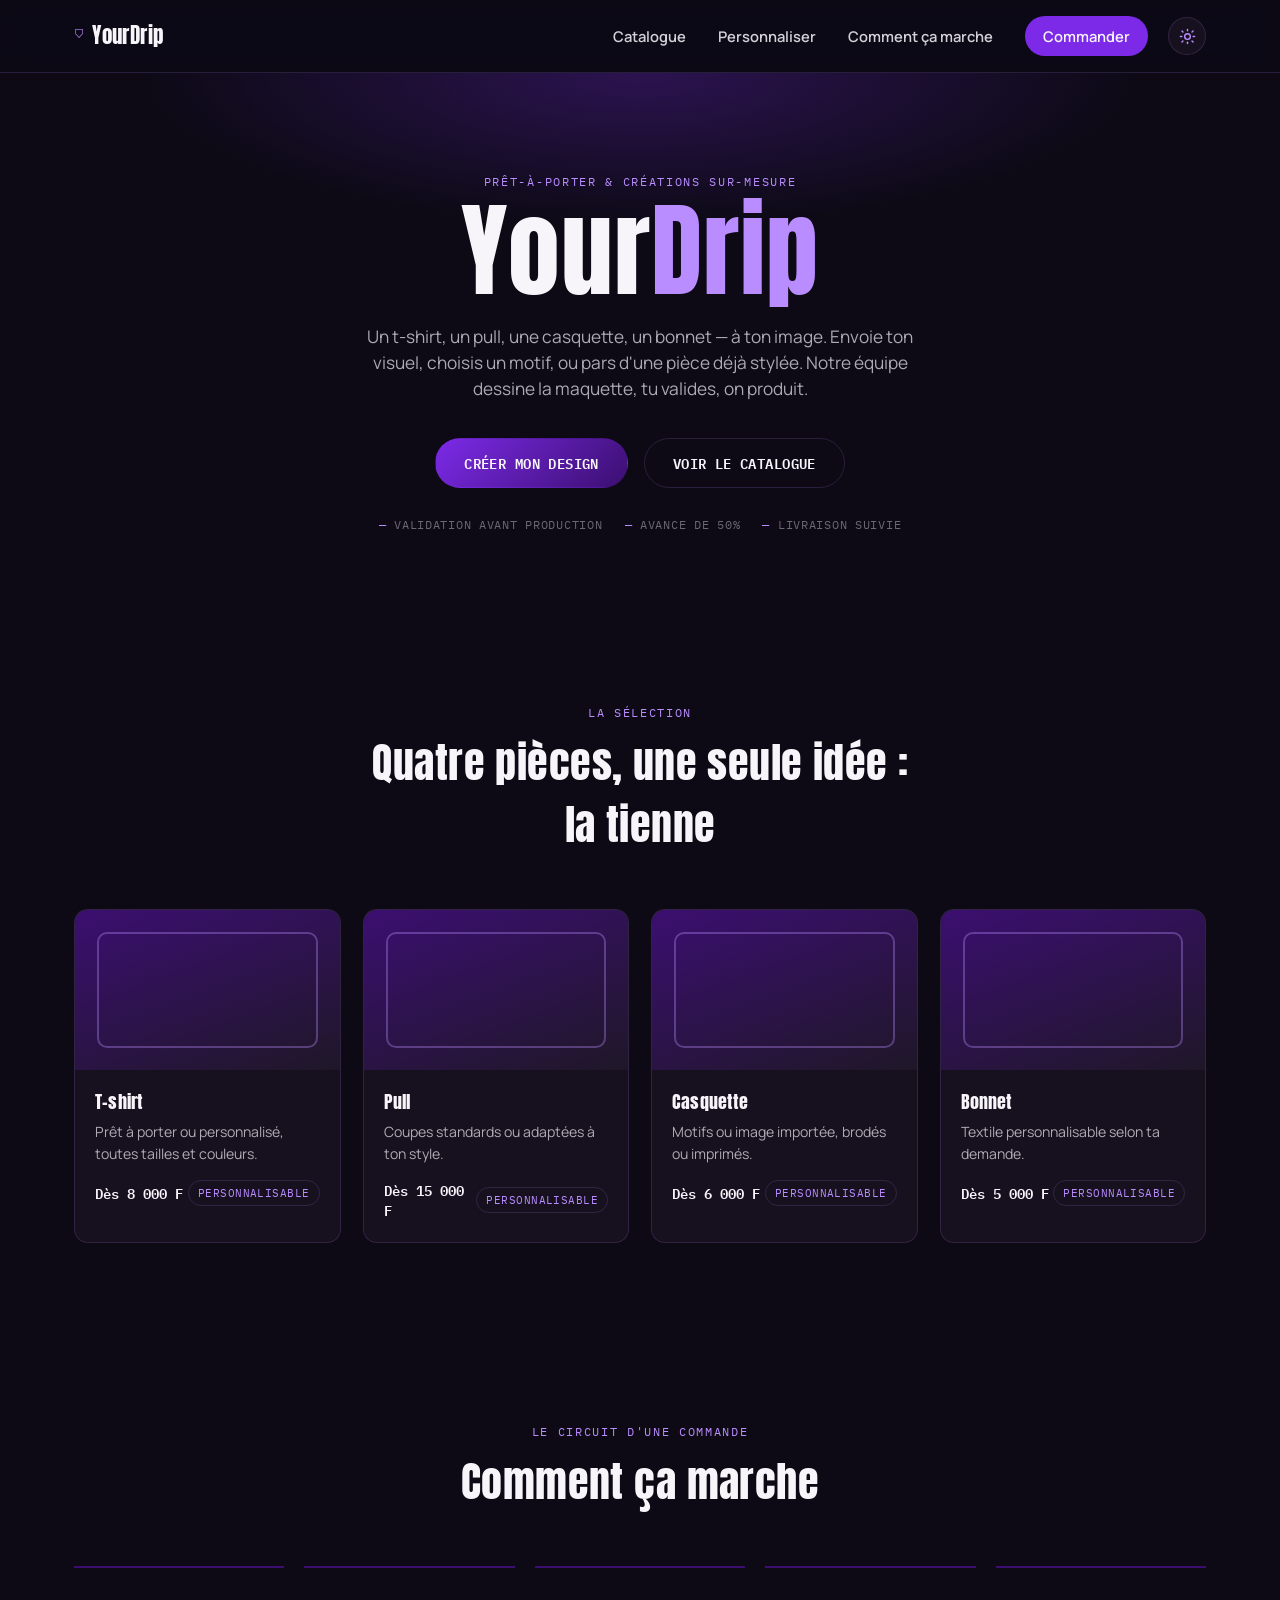
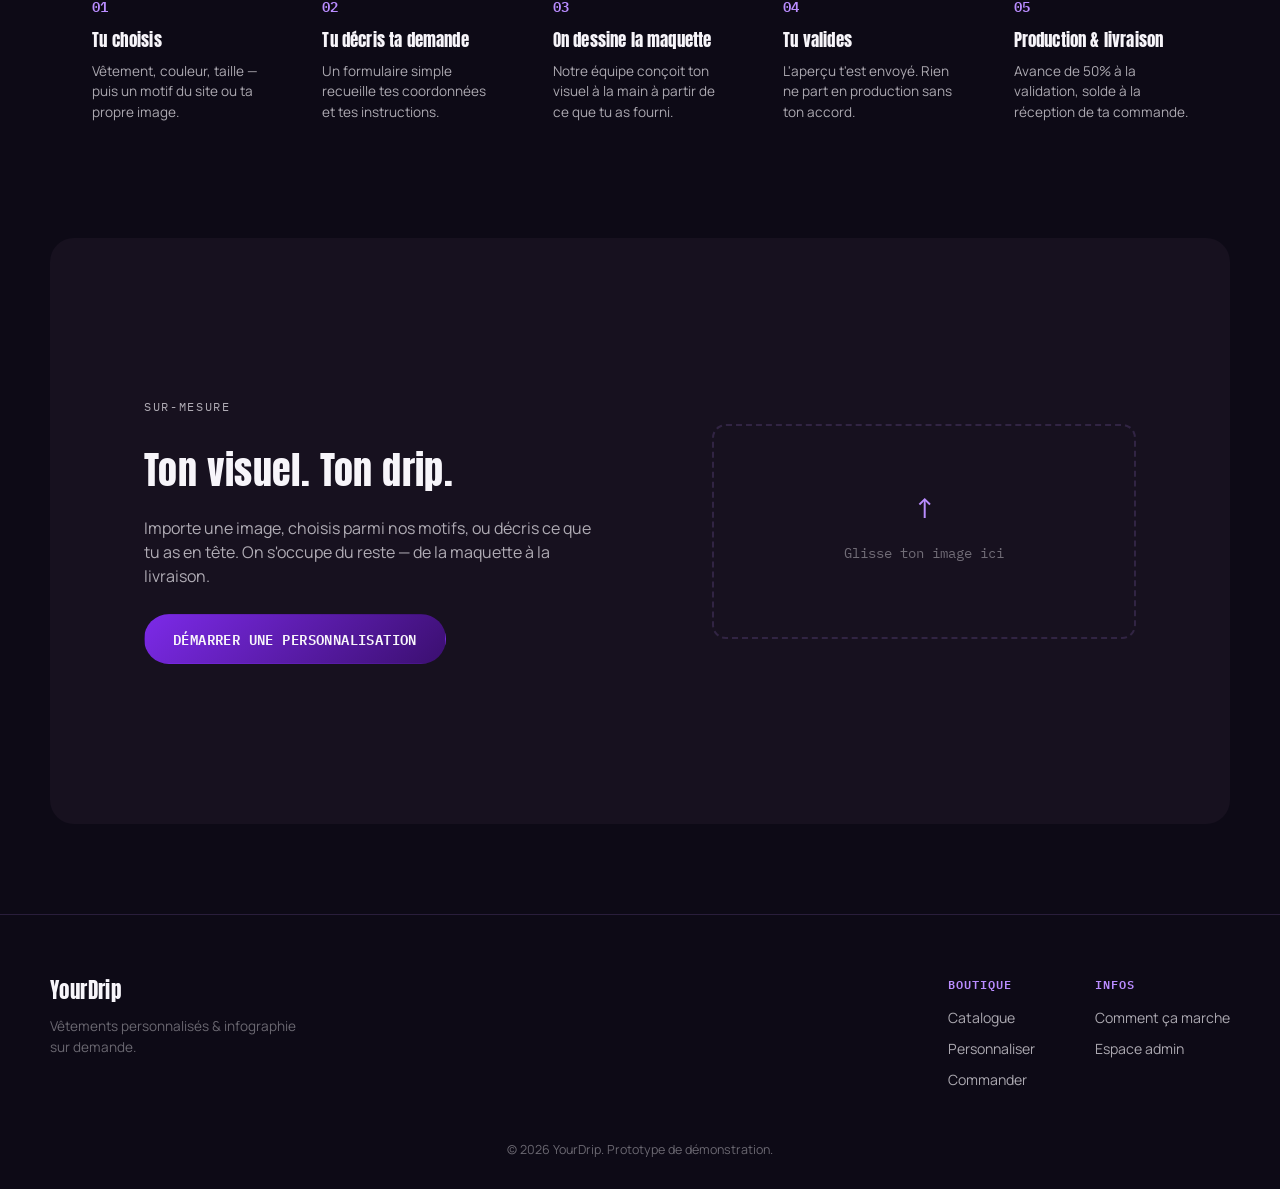
<file: index.html>
<!DOCTYPE html>
<html lang="fr">
<head>
<meta charset="UTF-8">
<script>
(function(){
  var t = localStorage.getItem('yourdrip-theme');
  if(!t){ var h = new Date().getHours(); t = (h >= 7 && h < 19) ? 'light' : 'dark'; }
  document.documentElement.setAttribute('data-theme', t);
})();
</script>
<meta name="viewport" content="width=device-width, initial-scale=1.0">
<title>YourDrip — Vêtements personnalisés</title>
<link rel="preconnect" href="https://fonts.googleapis.com">
<link rel="preconnect" href="https://fonts.gstatic.com" crossorigin>
<link href="https://fonts.googleapis.com/css2?family=Anton&family=Manrope:wght@400;500;600;700;800&family=IBM+Plex+Mono:wght@500;600&display=swap" rel="stylesheet">
<link rel="stylesheet" href="css/style.css">
</head>
<body>

<div class="drip-cursor" aria-hidden="true"></div>

<header class="nav" id="nav">
  <div class="nav-inner">
    <a href="index.html" class="logo" aria-label="YourDrip — Accueil">
      <span class="logo-hanger" aria-hidden="true">⌂</span>
      YourDrip
    </a>
    <div class="nav-right">
    <nav class="nav-links" id="navLinks">
      <a href="catalogue.html">Catalogue</a>
      <a href="produit.html">Personnaliser</a>
      <a href="#comment-ca-marche">Comment ça marche</a>
      <a href="commande.html" class="nav-cta">Commander</a>
    </nav>
    <button class="theme-toggle" id="themeToggle" type="button" aria-label="Changer de thème" aria-pressed="false">
      <svg class="icon-sun" viewBox="0 0 24 24" fill="none" stroke="currentColor" stroke-width="2" stroke-linecap="round"><circle cx="12" cy="12" r="4"></circle><line x1="12" y1="2" x2="12" y2="4"></line><line x1="12" y1="20" x2="12" y2="22"></line><line x1="4.2" y1="4.2" x2="5.6" y2="5.6"></line><line x1="18.4" y1="18.4" x2="19.8" y2="19.8"></line><line x1="2" y1="12" x2="4" y2="12"></line><line x1="20" y1="12" x2="22" y2="12"></line><line x1="4.2" y1="19.8" x2="5.6" y2="18.4"></line><line x1="18.4" y1="5.6" x2="19.8" y2="4.2"></line></svg>
      <svg class="icon-moon" viewBox="0 0 24 24" fill="currentColor"><path d="M20.354 15.354A9 9 0 0 1 8.646 3.646 9.003 9.003 0 1 0 20.354 15.354z"></path></svg>
    </button>
    <button class="nav-toggle" id="navToggle" aria-label="Ouvrir le menu" aria-expanded="false">
      <span></span><span></span><span></span>
    </button>
    </div>
  </div>
</header>

<main>

  <section class="hero">
    <div class="hero-inner">
      <p class="eyebrow">Prêt-à-porter &amp; créations sur-mesure</p>
      <h1 class="hero-title" id="dripTitle">
        <span class="drip-word">Your</span><span class="drip-word drip-word--accent">Drip</span>
      </h1>
      <p class="hero-sub">Un t-shirt, un pull, une casquette, un bonnet — à ton image. Envoie ton visuel, choisis un motif, ou pars d'une pièce déjà stylée. Notre équipe dessine la maquette, tu valides, on produit.</p>
      <div class="hero-actions">
        <a href="produit.html" class="btn btn-primary">Créer mon design</a>
        <a href="catalogue.html" class="btn btn-ghost">Voir le catalogue</a>
      </div>
      <div class="hero-tags">
        <span>Validation avant production</span>
        <span>Avance de 50%</span>
        <span>Livraison suivie</span>
      </div>
    </div>
  </section>

  <section class="catalogue-preview" id="catalogue">
    <div class="section-head">
      <p class="eyebrow">La sélection</p>
      <h2>Quatre pièces, une seule idée : la tienne</h2>
    </div>
    <div class="product-grid">

      <article class="product-card">
        <div class="product-art product-art--tee" aria-hidden="true"></div>
        <div class="product-body">
          <h3>T-shirt</h3>
          <p>Prêt à porter ou personnalisé, toutes tailles et couleurs.</p>
          <div class="product-foot">
            <span class="price">Dès 8 000 F</span>
            <span class="tag">Personnalisable</span>
          </div>
        </div>
      </article>

      <article class="product-card">
        <div class="product-art product-art--hoodie" aria-hidden="true"></div>
        <div class="product-body">
          <h3>Pull</h3>
          <p>Coupes standards ou adaptées à ton style.</p>
          <div class="product-foot">
            <span class="price">Dès 15 000 F</span>
            <span class="tag">Personnalisable</span>
          </div>
        </div>
      </article>

      <article class="product-card">
        <div class="product-art product-art--cap" aria-hidden="true"></div>
        <div class="product-body">
          <h3>Casquette</h3>
          <p>Motifs ou image importée, brodés ou imprimés.</p>
          <div class="product-foot">
            <span class="price">Dès 6 000 F</span>
            <span class="tag">Personnalisable</span>
          </div>
        </div>
      </article>

      <article class="product-card">
        <div class="product-art product-art--beanie" aria-hidden="true"></div>
        <div class="product-body">
          <h3>Bonnet</h3>
          <p>Textile personnalisable selon ta demande.</p>
          <div class="product-foot">
            <span class="price">Dès 5 000 F</span>
            <span class="tag">Personnalisable</span>
          </div>
        </div>
      </article>

    </div>
  </section>

  <section class="process" id="comment-ca-marche">
    <div class="section-head">
      <p class="eyebrow">Le circuit d'une commande</p>
      <h2>Comment ça marche</h2>
    </div>
    <ol class="process-steps">
      <li>
        <span class="step-num">01</span>
        <h3>Tu choisis</h3>
        <p>Vêtement, couleur, taille — puis un motif du site ou ta propre image.</p>
      </li>
      <li>
        <span class="step-num">02</span>
        <h3>Tu décris ta demande</h3>
        <p>Un formulaire simple recueille tes coordonnées et tes instructions.</p>
      </li>
      <li>
        <span class="step-num">03</span>
        <h3>On dessine la maquette</h3>
        <p>Notre équipe conçoit ton visuel à la main à partir de ce que tu as fourni.</p>
      </li>
      <li>
        <span class="step-num">04</span>
        <h3>Tu valides</h3>
        <p>L'aperçu t'est envoyé. Rien ne part en production sans ton accord.</p>
      </li>
      <li>
        <span class="step-num">05</span>
        <h3>Production &amp; livraison</h3>
        <p>Avance de 50% à la validation, solde à la réception de ta commande.</p>
      </li>
    </ol>
  </section>

  <section class="personalize-teaser">
    <div class="teaser-inner">
      <div class="teaser-text">
        <p class="eyebrow">Sur-mesure</p>
        <h2>Ton visuel. Ton drip.</h2>
        <p>Importe une image, choisis parmi nos motifs, ou décris ce que tu as en tête. On s'occupe du reste — de la maquette à la livraison.</p>
        <a href="produit.html" class="btn btn-primary">Démarrer une personnalisation</a>
      </div>
      <div class="teaser-visual" aria-hidden="true">
        <div class="upload-zone">
          <div class="upload-icon">↑</div>
          <p>Glisse ton image ici</p>
        </div>
      </div>
    </div>
  </section>

</main>

<footer class="site-footer">
  <div class="footer-inner">
    <div class="footer-brand">
      <span class="logo">YourDrip</span>
      <p>Vêtements personnalisés &amp; infographie sur demande.</p>
    </div>
    <div class="footer-links">
      <div>
        <h4>Boutique</h4>
        <a href="catalogue.html">Catalogue</a>
        <a href="produit.html">Personnaliser</a>
        <a href="commande.html">Commander</a>
      </div>
      <div>
        <h4>Infos</h4>
        <a href="#comment-ca-marche">Comment ça marche</a>
        <a href="admin.html">Espace admin</a>
      </div>
    </div>
  </div>
  <p class="footer-legal">© 2026 YourDrip. Prototype de démonstration.</p>
</footer>

<script src="js/script.js"></script>
<script src="js/theme.js"></script>
</body>
</html>
</file>
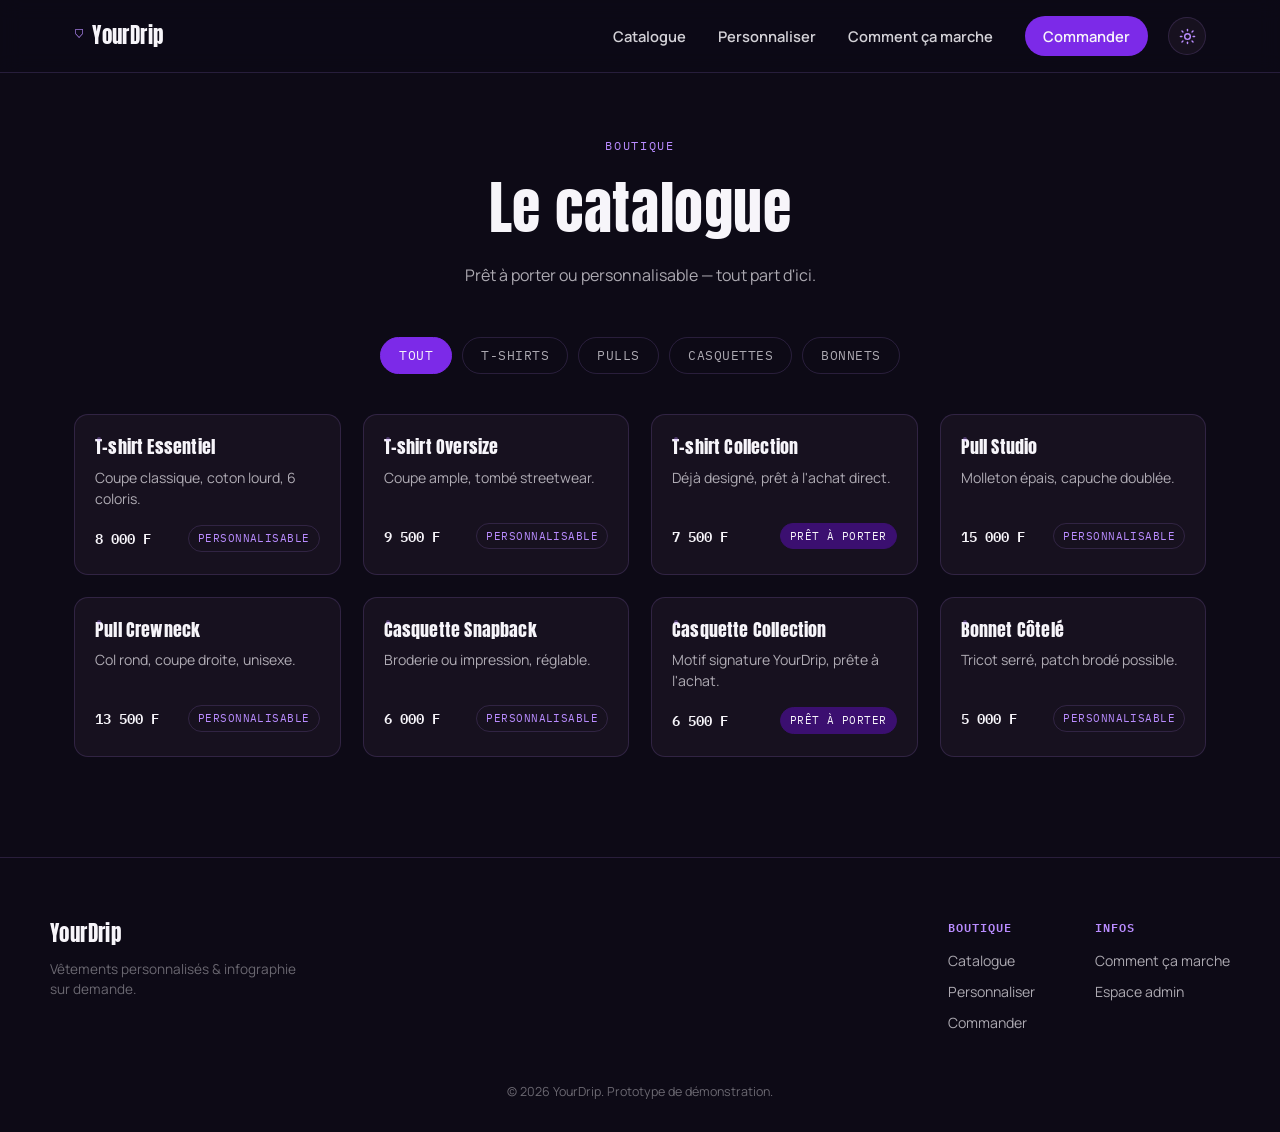
<file: catalogue.html>
<!DOCTYPE html>
<html lang="fr">
<head>
<meta charset="UTF-8">
<meta name="viewport" content="width=device-width, initial-scale=1.0">
<title>Catalogue — YourDrip</title>
<link rel="preconnect" href="https://fonts.googleapis.com">
<link rel="preconnect" href="https://fonts.gstatic.com" crossorigin>
<link href="https://fonts.googleapis.com/css2?family=Anton&family=Manrope:wght@400;500;600;700;800&family=IBM+Plex+Mono:wght@500;600&display=swap" rel="stylesheet">
<link rel="stylesheet" href="css/style.css">
</head>
<body>

<header class="nav" id="nav">
  <div class="nav-inner">
    <a href="index.html" class="logo" aria-label="YourDrip — Accueil">
      <span class="logo-hanger" aria-hidden="true">⌂</span>
      YourDrip
    </a>
    <div class="nav-right">
    <nav class="nav-links" id="navLinks">
      <a href="catalogue.html">Catalogue</a>
      <a href="produit.html">Personnaliser</a>
      <a href="#comment-ca-marche">Comment ça marche</a>
      <a href="commande.html" class="nav-cta">Commander</a>
    </nav>
    <button class="theme-toggle" id="themeToggle" type="button" aria-label="Changer de thème" aria-pressed="false">
      <svg class="icon-sun" viewBox="0 0 24 24" fill="none" stroke="currentColor" stroke-width="2" stroke-linecap="round"><circle cx="12" cy="12" r="4"></circle><line x1="12" y1="2" x2="12" y2="4"></line><line x1="12" y1="20" x2="12" y2="22"></line><line x1="4.2" y1="4.2" x2="5.6" y2="5.6"></line><line x1="18.4" y1="18.4" x2="19.8" y2="19.8"></line><line x1="2" y1="12" x2="4" y2="12"></line><line x1="20" y1="12" x2="22" y2="12"></line><line x1="4.2" y1="19.8" x2="5.6" y2="18.4"></line><line x1="18.4" y1="5.6" x2="19.8" y2="4.2"></line></svg>
      <svg class="icon-moon" viewBox="0 0 24 24" fill="currentColor"><path d="M20.354 15.354A9 9 0 0 1 8.646 3.646 9.003 9.003 0 1 0 20.354 15.354z"></path></svg>
    </button>
    <button class="nav-toggle" id="navToggle" aria-label="Ouvrir le menu" aria-expanded="false">
      <span></span><span></span><span></span>
    </button>
    </div>
  </div>
</header>

<main>

  <section class="page-head">
    <p class="eyebrow">Boutique</p>
    <h1>Le catalogue</h1>
    <p class="page-sub">Prêt à porter ou personnalisable — tout part d'ici.</p>
  </section>

  <section class="catalogue-page">

    <div class="filters" role="group" aria-label="Filtrer par catégorie">
      <button class="filter-chip is-active" data-filter="all">Tout</button>
      <button class="filter-chip" data-filter="tshirt">T-shirts</button>
      <button class="filter-chip" data-filter="pull">Pulls</button>
      <button class="filter-chip" data-filter="casquette">Casquettes</button>
      <button class="filter-chip" data-filter="bonnet">Bonnets</button>
    </div>

    <div class="product-grid product-grid--catalogue" id="productGrid">

      <article class="product-card" data-category="tshirt">
        <a href="produit.html?type=tshirt" class="product-art product-art--tee" aria-label="T-shirt Essentiel"></a>
        <div class="product-body">
          <h3>T-shirt Essentiel</h3>
          <p>Coupe classique, coton lourd, 6 coloris.</p>
          <div class="product-foot"><span class="price">8 000 F</span><span class="tag">Personnalisable</span></div>
        </div>
      </article>

      <article class="product-card" data-category="tshirt">
        <a href="produit.html?type=tshirt-oversize" class="product-art product-art--tee" aria-label="T-shirt Oversize"></a>
        <div class="product-body">
          <h3>T-shirt Oversize</h3>
          <p>Coupe ample, tombé streetwear.</p>
          <div class="product-foot"><span class="price">9 500 F</span><span class="tag">Personnalisable</span></div>
        </div>
      </article>

      <article class="product-card" data-category="tshirt">
        <a href="produit.html?type=tshirt-pret" class="product-art product-art--tee" aria-label="T-shirt collection prête à porter"></a>
        <div class="product-body">
          <h3>T-shirt Collection</h3>
          <p>Déjà designé, prêt à l'achat direct.</p>
          <div class="product-foot"><span class="price">7 500 F</span><span class="tag tag--ready">Prêt à porter</span></div>
        </div>
      </article>

      <article class="product-card" data-category="pull">
        <a href="produit.html?type=pull" class="product-art product-art--hoodie" aria-label="Pull Studio"></a>
        <div class="product-body">
          <h3>Pull Studio</h3>
          <p>Molleton épais, capuche doublée.</p>
          <div class="product-foot"><span class="price">15 000 F</span><span class="tag">Personnalisable</span></div>
        </div>
      </article>

      <article class="product-card" data-category="pull">
        <a href="produit.html?type=pull-crew" class="product-art product-art--hoodie" aria-label="Pull Crewneck"></a>
        <div class="product-body">
          <h3>Pull Crewneck</h3>
          <p>Col rond, coupe droite, unisexe.</p>
          <div class="product-foot"><span class="price">13 500 F</span><span class="tag">Personnalisable</span></div>
        </div>
      </article>

      <article class="product-card" data-category="casquette">
        <a href="produit.html?type=casquette" class="product-art product-art--cap" aria-label="Casquette Snapback"></a>
        <div class="product-body">
          <h3>Casquette Snapback</h3>
          <p>Broderie ou impression, réglable.</p>
          <div class="product-foot"><span class="price">6 000 F</span><span class="tag">Personnalisable</span></div>
        </div>
      </article>

      <article class="product-card" data-category="casquette">
        <a href="produit.html?type=casquette-pret" class="product-art product-art--cap" aria-label="Casquette collection"></a>
        <div class="product-body">
          <h3>Casquette Collection</h3>
          <p>Motif signature YourDrip, prête à l'achat.</p>
          <div class="product-foot"><span class="price">6 500 F</span><span class="tag tag--ready">Prêt à porter</span></div>
        </div>
      </article>

      <article class="product-card" data-category="bonnet">
        <a href="produit.html?type=bonnet" class="product-art product-art--beanie" aria-label="Bonnet Côtelé"></a>
        <div class="product-body">
          <h3>Bonnet Côtelé</h3>
          <p>Tricot serré, patch brodé possible.</p>
          <div class="product-foot"><span class="price">5 000 F</span><span class="tag">Personnalisable</span></div>
        </div>
      </article>

    </div>

    <p class="empty-state" id="emptyState" hidden>Aucune pièce dans cette catégorie pour le moment.</p>

  </section>

</main>

<footer class="site-footer">
  <div class="footer-inner">
    <div class="footer-brand">
      <span class="logo">YourDrip</span>
      <p>Vêtements personnalisés &amp; infographie sur demande.</p>
    </div>
    <div class="footer-links">
      <div>
        <h4>Boutique</h4>
        <a href="catalogue.html">Catalogue</a>
        <a href="produit.html">Personnaliser</a>
        <a href="commande.html">Commander</a>
      </div>
      <div>
        <h4>Infos</h4>
        <a href="index.html#comment-ca-marche">Comment ça marche</a>
        <a href="admin.html">Espace admin</a>
      </div>
    </div>
  </div>
  <p class="footer-legal">© 2026 YourDrip. Prototype de démonstration.</p>
</footer>

<script src="js/script.js"></script>
<script src="js/theme.js"></script>
</body>
</html>
</file>
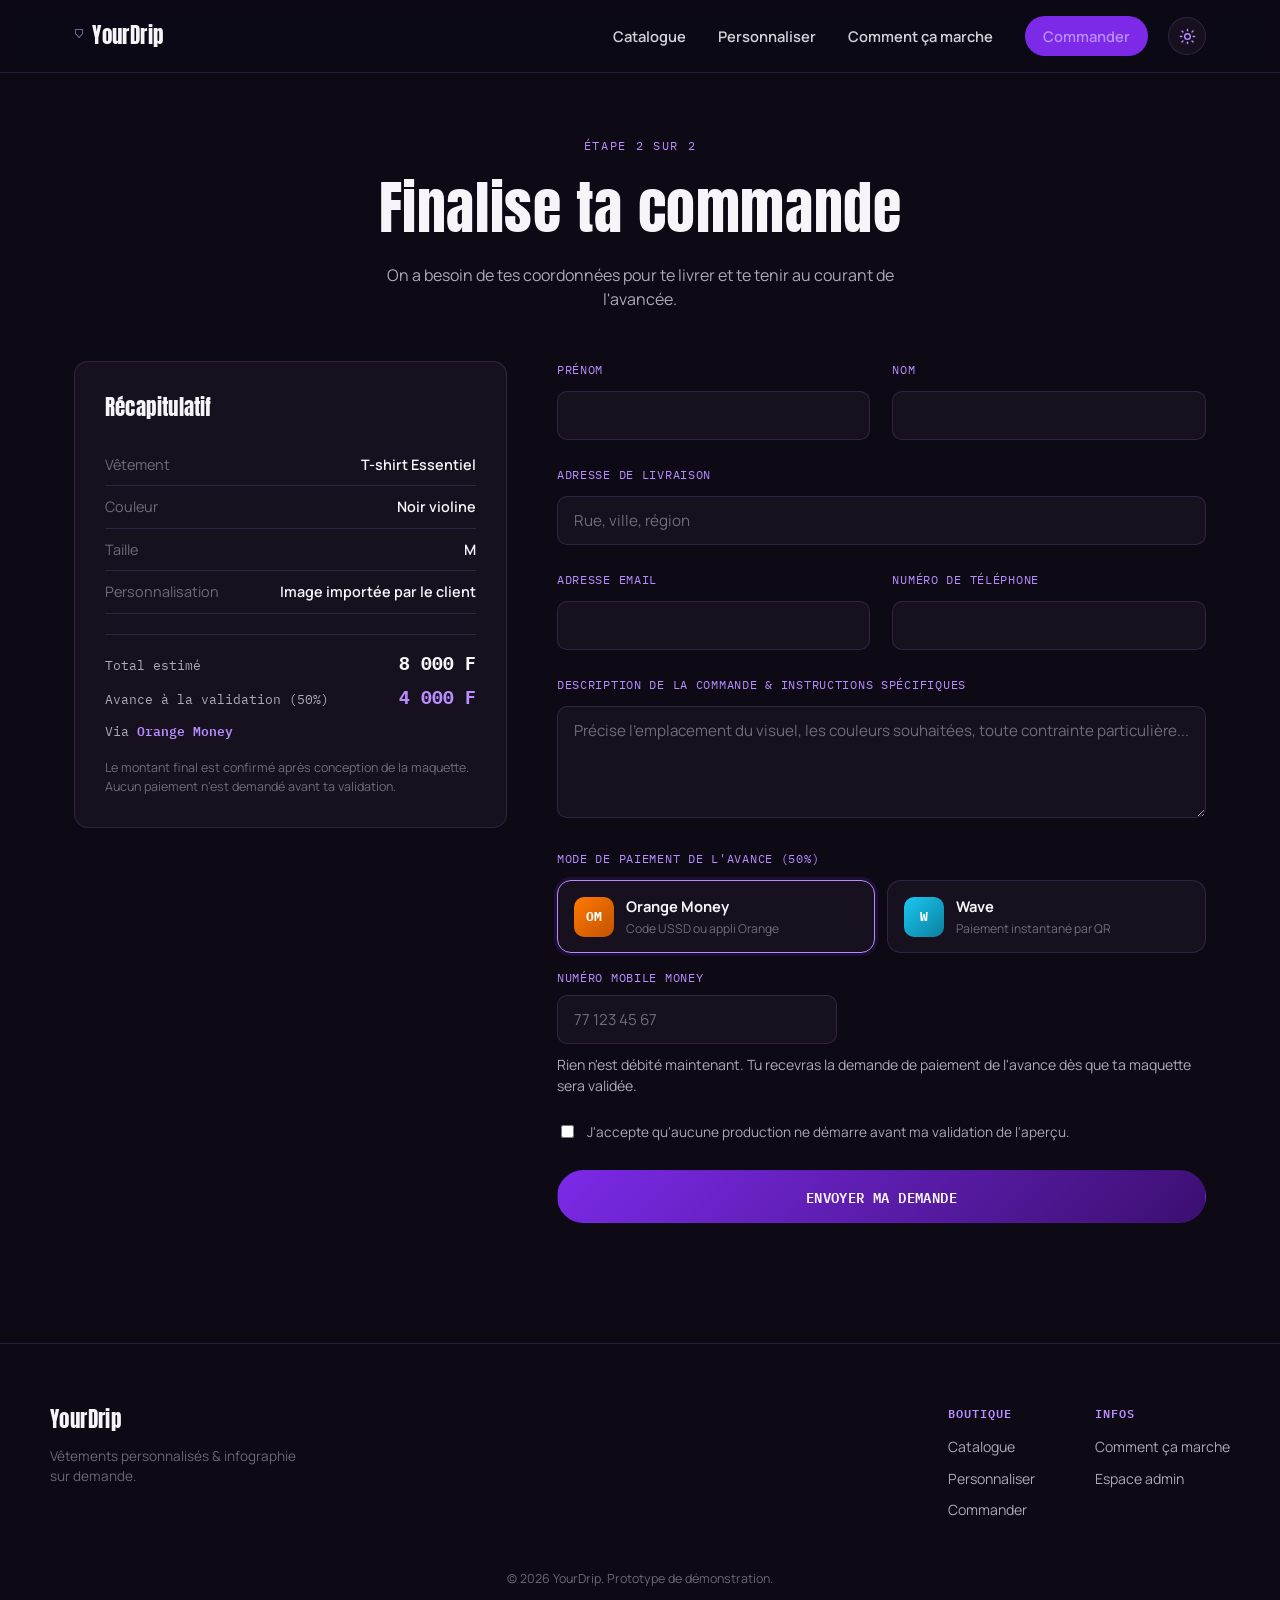
<file: commande.html>
<!DOCTYPE html>
<html lang="fr">
<head>
<meta charset="UTF-8">
<script>
(function(){
  var t = localStorage.getItem('yourdrip-theme');
  if(!t){ var h = new Date().getHours(); t = (h >= 7 && h < 19) ? 'light' : 'dark'; }
  document.documentElement.setAttribute('data-theme', t);
})();
</script>
<meta name="viewport" content="width=device-width, initial-scale=1.0">
<title>Commander — YourDrip</title>
<link rel="preconnect" href="https://fonts.googleapis.com">
<link rel="preconnect" href="https://fonts.gstatic.com" crossorigin>
<link href="https://fonts.googleapis.com/css2?family=Anton&family=Manrope:wght@400;500;600;700;800&family=IBM+Plex+Mono:wght@500;600&display=swap" rel="stylesheet">
<link rel="stylesheet" href="css/style.css">
</head>
<body>

<header class="nav" id="nav">
  <div class="nav-inner">
    <a href="index.html" class="logo" aria-label="YourDrip — Accueil">
      <span class="logo-hanger" aria-hidden="true">⌂</span>
      YourDrip
    </a>
    <div class="nav-right">
    <nav class="nav-links" id="navLinks">
      <a href="catalogue.html">Catalogue</a>
      <a href="produit.html">Personnaliser</a>
      <a href="index.html#comment-ca-marche">Comment ça marche</a>
      <a href="commande.html" class="nav-cta active-link">Commander</a>
    </nav>
    <button class="theme-toggle" id="themeToggle" type="button" aria-label="Changer de thème" aria-pressed="false">
      <svg class="icon-sun" viewBox="0 0 24 24" fill="none" stroke="currentColor" stroke-width="2" stroke-linecap="round"><circle cx="12" cy="12" r="4"></circle><line x1="12" y1="2" x2="12" y2="4"></line><line x1="12" y1="20" x2="12" y2="22"></line><line x1="4.2" y1="4.2" x2="5.6" y2="5.6"></line><line x1="18.4" y1="18.4" x2="19.8" y2="19.8"></line><line x1="2" y1="12" x2="4" y2="12"></line><line x1="20" y1="12" x2="22" y2="12"></line><line x1="4.2" y1="19.8" x2="5.6" y2="18.4"></line><line x1="18.4" y1="5.6" x2="19.8" y2="4.2"></line></svg>
      <svg class="icon-moon" viewBox="0 0 24 24" fill="currentColor"><path d="M20.354 15.354A9 9 0 0 1 8.646 3.646 9.003 9.003 0 1 0 20.354 15.354z"></path></svg>
    </button>
    <button class="nav-toggle" id="navToggle" aria-label="Ouvrir le menu" aria-expanded="false">
      <span></span><span></span><span></span>
    </button>
    </div>
  </div>
</header>

<main>
  <section class="page-head">
    <p class="eyebrow">Étape 2 sur 2</p>
    <h1>Finalise ta commande</h1>
    <p class="page-sub">On a besoin de tes coordonnées pour te livrer et te tenir au courant de l'avancée.</p>
  </section>

  <section class="order-page" id="orderPage">

    <aside class="order-recap">
      <h2>Récapitulatif</h2>
      <dl class="recap-list">
        <div><dt>Vêtement</dt><dd>T-shirt Essentiel</dd></div>
        <div><dt>Couleur</dt><dd>Noir violine</dd></div>
        <div><dt>Taille</dt><dd>M</dd></div>
        <div><dt>Personnalisation</dt><dd>Image importée par le client</dd></div>
      </dl>
      <div class="recap-total">
        <div><span>Total estimé</span><strong>8 000 F</strong></div>
        <div class="recap-advance"><span>Avance à la validation (50%)</span><strong>4 000 F</strong></div>
      </div>
      <p class="recap-payment-method">Via <span id="recapPaymentMethod">Orange Money</span></p>
      <p class="recap-note">Le montant final est confirmé après conception de la maquette. Aucun paiement n'est demandé avant ta validation.</p>
    </aside>

    <form class="order-form" id="orderForm">

      <div class="form-grid">
        <div class="field-group">
          <label class="field-label" for="prenom">Prénom</label>
          <input type="text" id="prenom" name="prenom" required>
        </div>
        <div class="field-group">
          <label class="field-label" for="nom">Nom</label>
          <input type="text" id="nom" name="nom" required>
        </div>
      </div>

      <div class="field-group">
        <label class="field-label" for="adresse">Adresse de livraison</label>
        <input type="text" id="adresse" name="adresse" placeholder="Rue, ville, région" required>
      </div>

      <div class="form-grid">
        <div class="field-group">
          <label class="field-label" for="email">Adresse email</label>
          <input type="email" id="email" name="email" required>
        </div>
        <div class="field-group">
          <label class="field-label" for="telephone">Numéro de téléphone</label>
          <input type="tel" id="telephone" name="telephone" required>
        </div>
      </div>

      <div class="field-group">
        <label class="field-label" for="description">Description de la commande &amp; instructions spécifiques</label>
        <textarea id="description" name="description" rows="4" placeholder="Précise l'emplacement du visuel, les couleurs souhaitées, toute contrainte particulière..."></textarea>
      </div>

      <div class="field-group">
        <label class="field-label">Mode de paiement de l'avance (50%)</label>
        <div class="payment-methods" id="paymentMethods">
          <label class="payment-card">
            <input type="radio" name="paiement" value="orange" checked>
            <span class="payment-icon payment-icon--om" aria-hidden="true">OM</span>
            <span class="payment-info">
              <span class="payment-name">Orange Money</span>
              <span class="payment-desc">Code USSD ou appli Orange</span>
            </span>
          </label>
          <label class="payment-card">
            <input type="radio" name="paiement" value="wave">
            <span class="payment-icon payment-icon--wave" aria-hidden="true">W</span>
            <span class="payment-info">
              <span class="payment-name">Wave</span>
              <span class="payment-desc">Paiement instantané par QR</span>
            </span>
          </label>
        </div>
        <div class="payment-phone">
          <label class="field-label" for="paiementTel">Numéro Mobile Money</label>
          <input type="tel" id="paiementTel" name="paiementTel" placeholder="77 123 45 67">
        </div>
        <p class="tab-note">Rien n'est débité maintenant. Tu recevras la demande de paiement de l'avance dès que ta maquette sera validée.</p>
      </div>

      <label class="checkbox-row">
        <input type="checkbox" required>
        J'accepte qu'aucune production ne démarre avant ma validation de l'aperçu.
      </label>

      <button type="submit" class="btn btn-primary btn-block">Envoyer ma demande</button>
    </form>

    <div class="order-success" id="orderSuccess" hidden>
      <div class="success-icon">✓</div>
      <h2>Demande envoyée</h2>
      <p id="successPaymentNote">Merci ! Notre équipe commence la conception de ta maquette. Dès qu'elle sera validée, tu recevras une demande de paiement de l'avance (4 000 F) via Orange Money — rien n'est débité maintenant.</p>
      <a href="index.html" class="btn btn-ghost">Retour à l'accueil</a>
    </div>

  </section>
</main>

<footer class="site-footer">
  <div class="footer-inner">
    <div class="footer-brand">
      <span class="logo">YourDrip</span>
      <p>Vêtements personnalisés &amp; infographie sur demande.</p>
    </div>
    <div class="footer-links">
      <div>
        <h4>Boutique</h4>
        <a href="catalogue.html">Catalogue</a>
        <a href="produit.html">Personnaliser</a>
        <a href="commande.html">Commander</a>
      </div>
      <div>
        <h4>Infos</h4>
        <a href="index.html#comment-ca-marche">Comment ça marche</a>
        <a href="admin.html">Espace admin</a>
      </div>
    </div>
  </div>
  <p class="footer-legal">© 2026 YourDrip. Prototype de démonstration.</p>
</footer>

<script src="js/script.js"></script>
<script src="js/theme.js"></script>
<script src="js/order.js"></script>
</body>
</html>
</file>
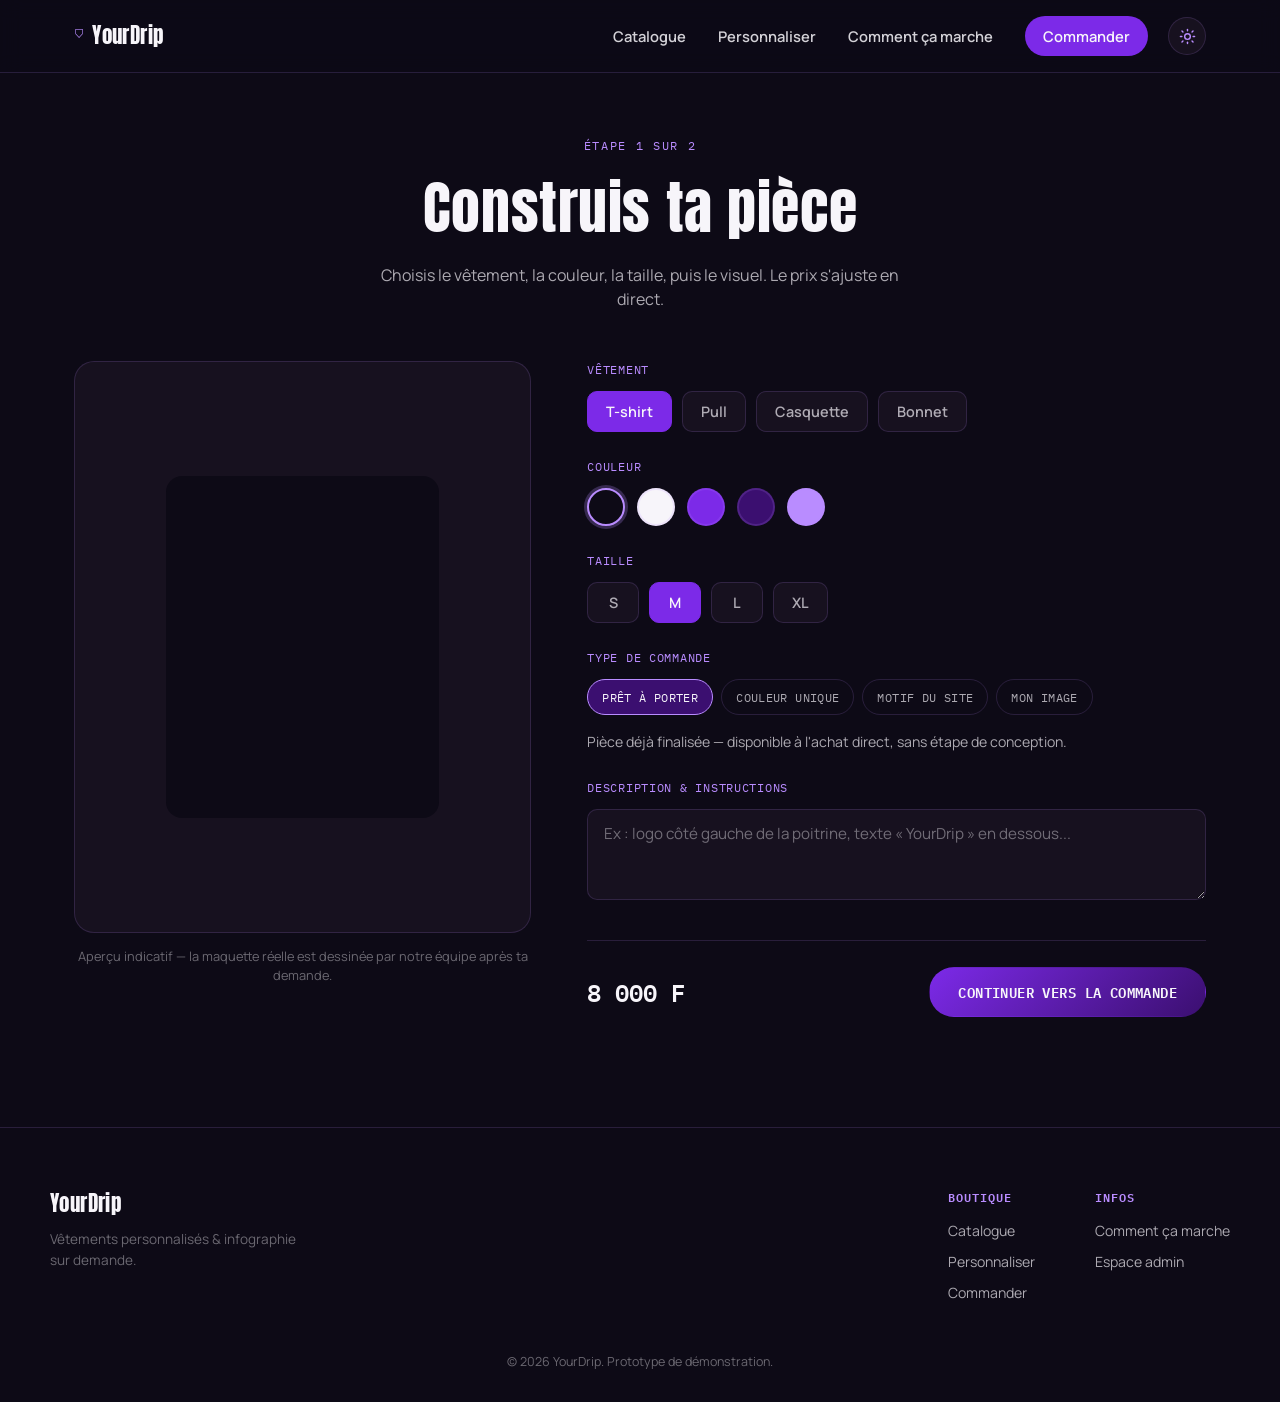
<file: produit.html>
<!DOCTYPE html>
<html lang="fr">
<head>
<meta charset="UTF-8">
<meta name="viewport" content="width=device-width, initial-scale=1.0">
<title>Personnaliser — YourDrip</title>
<link rel="preconnect" href="https://fonts.googleapis.com">
<link rel="preconnect" href="https://fonts.gstatic.com" crossorigin>
<link href="https://fonts.googleapis.com/css2?family=Anton&family=Manrope:wght@400;500;600;700;800&family=IBM+Plex+Mono:wght@500;600&display=swap" rel="stylesheet">
<link rel="stylesheet" href="css/style.css">
</head>
<body>

<header class="nav" id="nav">
  <div class="nav-inner">
    <a href="index.html" class="logo" aria-label="YourDrip — Accueil">
      <span class="logo-hanger" aria-hidden="true">⌂</span>
      YourDrip
    </a>
    <div class="nav-right">
    <nav class="nav-links" id="navLinks">
      <a href="catalogue.html">Catalogue</a>
      <a href="produit.html">Personnaliser</a>
      <a href="#comment-ca-marche">Comment ça marche</a>
      <a href="commande.html" class="nav-cta">Commander</a>
    </nav>
    <button class="theme-toggle" id="themeToggle" type="button" aria-label="Changer de thème" aria-pressed="false">
      <svg class="icon-sun" viewBox="0 0 24 24" fill="none" stroke="currentColor" stroke-width="2" stroke-linecap="round"><circle cx="12" cy="12" r="4"></circle><line x1="12" y1="2" x2="12" y2="4"></line><line x1="12" y1="20" x2="12" y2="22"></line><line x1="4.2" y1="4.2" x2="5.6" y2="5.6"></line><line x1="18.4" y1="18.4" x2="19.8" y2="19.8"></line><line x1="2" y1="12" x2="4" y2="12"></line><line x1="20" y1="12" x2="22" y2="12"></line><line x1="4.2" y1="19.8" x2="5.6" y2="18.4"></line><line x1="18.4" y1="5.6" x2="19.8" y2="4.2"></line></svg>
      <svg class="icon-moon" viewBox="0 0 24 24" fill="currentColor"><path d="M20.354 15.354A9 9 0 0 1 8.646 3.646 9.003 9.003 0 1 0 20.354 15.354z"></path></svg>
    </button>
    <button class="nav-toggle" id="navToggle" aria-label="Ouvrir le menu" aria-expanded="false">
      <span></span><span></span><span></span>
    </button>
    </div>
  </div>
</header>

<main>
  <section class="page-head">
    <p class="eyebrow">Étape 1 sur 2</p>
    <h1>Construis ta pièce</h1>
    <p class="page-sub">Choisis le vêtement, la couleur, la taille, puis le visuel. Le prix s'ajuste en direct.</p>
  </section>

  <section class="customizer">

    <div class="customizer-preview">
      <div class="preview-stage" id="previewStage">
        <div class="preview-garment" id="previewGarment" data-type="tshirt"></div>
        <div class="preview-overlay" id="previewOverlay" hidden></div>
      </div>
      <p class="preview-caption">Aperçu indicatif — la maquette réelle est dessinée par notre équipe après ta demande.</p>
    </div>

    <form class="customizer-form" id="customizerForm">

      <div class="field-group">
        <label class="field-label">Vêtement</label>
        <div class="option-row" id="garmentOptions">
          <button type="button" class="option-btn is-active" data-garment="tshirt">T-shirt</button>
          <button type="button" class="option-btn" data-garment="pull">Pull</button>
          <button type="button" class="option-btn" data-garment="casquette">Casquette</button>
          <button type="button" class="option-btn" data-garment="bonnet">Bonnet</button>
        </div>
      </div>

      <div class="field-group">
        <label class="field-label">Couleur</label>
        <div class="swatch-row" id="colorOptions">
          <button type="button" class="swatch is-active" style="--sw:#0D0A16" data-color="#0D0A16" aria-label="Noir violine"></button>
          <button type="button" class="swatch" style="--sw:#F7F5FA" data-color="#F7F5FA" aria-label="Blanc"></button>
          <button type="button" class="swatch" style="--sw:#7C2AE8" data-color="#7C2AE8" aria-label="Violet"></button>
          <button type="button" class="swatch" style="--sw:#3B0F70" data-color="#3B0F70" aria-label="Violet profond"></button>
          <button type="button" class="swatch" style="--sw:#B98CFF" data-color="#B98CFF" aria-label="Lavande"></button>
        </div>
      </div>

      <div class="field-group">
        <label class="field-label">Taille</label>
        <div class="option-row" id="sizeOptions">
          <button type="button" class="option-btn size-btn" data-size="S">S</button>
          <button type="button" class="option-btn size-btn is-active" data-size="M">M</button>
          <button type="button" class="option-btn size-btn" data-size="L">L</button>
          <button type="button" class="option-btn size-btn" data-size="XL">XL</button>
        </div>
      </div>

      <div class="field-group">
        <label class="field-label">Type de commande</label>
        <div class="tab-row" id="orderTypeTabs">
          <button type="button" class="tab-btn is-active" data-tab="pret">Prêt à porter</button>
          <button type="button" class="tab-btn" data-tab="uni">Couleur unique</button>
          <button type="button" class="tab-btn" data-tab="motif">Motif du site</button>
          <button type="button" class="tab-btn" data-tab="upload">Mon image</button>
        </div>

        <div class="tab-panel" data-panel="pret">
          <p class="tab-note">Pièce déjà finalisée — disponible à l'achat direct, sans étape de conception.</p>
        </div>

        <div class="tab-panel" data-panel="uni" hidden>
          <p class="tab-note">Vêtement uni dans la couleur choisie ci-dessus, sans modification graphique.</p>
        </div>

        <div class="tab-panel" data-panel="motif" hidden>
          <p class="tab-note">Sélectionne un motif proposé par YourDrip.</p>
          <div class="motif-grid" id="motifGrid">
            <button type="button" class="motif-swatch" data-motif="1" style="background: repeating-linear-gradient(45deg, #7C2AE8, #7C2AE8 6px, #3B0F70 6px, #3B0F70 12px)"></button>
            <button type="button" class="motif-swatch" data-motif="2" style="background: radial-gradient(circle at 30% 30%, #B98CFF, #3B0F70 70%)"></button>
            <button type="button" class="motif-swatch" data-motif="3" style="background: repeating-linear-gradient(90deg, #F7F5FA, #F7F5FA 4px, #7C2AE8 4px, #7C2AE8 8px)"></button>
            <button type="button" class="motif-swatch" data-motif="4" style="background: linear-gradient(135deg, #7C2AE8, #B98CFF)"></button>
          </div>
        </div>

        <div class="tab-panel" data-panel="upload" hidden>
          <p class="tab-note">Importe ton visuel (JPG, PNG — 10 Mo max).</p>
          <label class="upload-zone upload-zone--interactive" for="fileInput">
            <div class="upload-icon">↑</div>
            <p id="uploadLabel">Glisse ton image ici ou clique pour parcourir</p>
            <input type="file" id="fileInput" accept="image/*" hidden>
          </label>
        </div>
      </div>

      <div class="field-group">
        <label class="field-label" for="instructions">Description &amp; instructions</label>
        <textarea id="instructions" rows="3" placeholder="Ex : logo côté gauche de la poitrine, texte « YourDrip » en dessous..."></textarea>
      </div>

      <div class="customizer-summary">
        <span class="price-live" id="priceLive">8 000 F</span>
        <a href="commande.html" class="btn btn-primary">Continuer vers la commande</a>
      </div>

    </form>

  </section>
</main>

<footer class="site-footer">
  <div class="footer-inner">
    <div class="footer-brand">
      <span class="logo">YourDrip</span>
      <p>Vêtements personnalisés &amp; infographie sur demande.</p>
    </div>
    <div class="footer-links">
      <div>
        <h4>Boutique</h4>
        <a href="catalogue.html">Catalogue</a>
        <a href="produit.html">Personnaliser</a>
        <a href="commande.html">Commander</a>
      </div>
      <div>
        <h4>Infos</h4>
        <a href="index.html#comment-ca-marche">Comment ça marche</a>
        <a href="admin.html">Espace admin</a>
      </div>
    </div>
  </div>
  <p class="footer-legal">© 2026 YourDrip. Prototype de démonstration.</p>
</footer>

<script src="js/script.js"></script>
<script src="js/theme.js"></script>
</body>
</html>
</file>
<file: css/style.css>
/* ============ TOKENS ============ */
:root{
  /* brand constants — identical in both themes */
  --violet-primary: #7C2AE8;
  --violet-deep: #3B0F70;
  --on-violet: #F7F5FA;
  --orange-money: #FF7900;
  --wave-blue: #1DC8F2;

  --font-display: 'Anton', sans-serif;
  --font-body: 'Manrope', sans-serif;
  --font-mono: 'IBM Plex Mono', monospace;

  --radius: 14px;
  --max-width: 1180px;

  /* dark theme (default) */
  --bg-void: #0D0A16;
  --bg-surface: #17111F;
  --bg-surface-2: #1F1728;
  --violet-glow: #B98CFF;
  --white: #F7F5FA;
  --white-dim: rgba(247,245,250,0.68);
  --white-faint: rgba(247,245,250,0.4);
  --border: rgba(185,140,255,0.16);
  --shadow-soft: 0 20px 50px rgba(0,0,0,0.35);
}

html[data-theme="light"]{
  --bg-void: #FBFAFE;
  --bg-surface: #FFFFFF;
  --bg-surface-2: #F1ECFB;
  --violet-glow: #6423C4;
  --white: #1A1224;
  --white-dim: rgba(26,18,36,0.66);
  --white-faint: rgba(26,18,36,0.42);
  --border: rgba(124,42,232,0.14);
  --shadow-soft: 0 20px 50px rgba(59,15,112,0.1);
}

*{ box-sizing: border-box; }
html{ scroll-behavior: smooth; }

body{
  margin:0;
  background: var(--bg-void);
  color: var(--white);
  font-family: var(--font-body);
  line-height: 1.5;
  -webkit-font-smoothing: antialiased;
  transition: background-color .35s ease, color .35s ease;
}

.nav, .product-card, .order-recap, .table-wrap, .stat-card, .admin-sidebar,
.preview-stage, .personalize-teaser, .upload-zone, .filter-chip, .status-chip,
.tab-btn, .option-btn, .payment-card, textarea, input, .swatch, .admin-search{
  transition: background-color .3s ease, border-color .3s ease, color .3s ease, box-shadow .3s ease;
}

a{ color: inherit; text-decoration: none; }
ul, ol{ margin:0; padding:0; list-style:none; }
img{ max-width:100%; display:block; }

.eyebrow{
  font-family: var(--font-mono);
  font-size: 0.75rem;
  letter-spacing: 0.14em;
  text-transform: uppercase;
  color: var(--violet-glow);
  margin: 0 0 10px;
}

h1,h2,h3{ font-family: var(--font-display); font-weight: 400; letter-spacing: 0.01em; margin: 0; }

.btn{
  display: inline-flex;
  align-items: center;
  justify-content: center;
  padding: 14px 28px;
  border-radius: 999px;
  font-family: var(--font-mono);
  font-size: 0.85rem;
  font-weight: 600;
  letter-spacing: 0.03em;
  text-transform: uppercase;
  cursor: pointer;
  border: 1px solid transparent;
  transition: transform .18s ease, background .18s ease, border-color .18s ease;
}
.btn:focus-visible{ outline: 2px solid var(--violet-glow); outline-offset: 3px; }
.btn-primary{ background: linear-gradient(135deg, var(--violet-primary), var(--violet-deep)); color: var(--on-violet); }
.btn-primary:hover{ transform: translateY(-2px); }
.btn-ghost{ border-color: var(--border); color: var(--white); }
.btn-ghost:hover{ border-color: var(--violet-glow); }

/* ============ NAV ============ */
.nav{
  position: sticky; top:0; z-index: 50;
  background: rgba(13,10,22,0.82);
  backdrop-filter: blur(10px);
  border-bottom: 1px solid var(--border);
}
.nav-inner{
  max-width: var(--max-width);
  margin: 0 auto;
  padding: 16px 24px;
  display:flex; align-items:center; justify-content:space-between;
}
.logo{
  font-family: var(--font-display);
  font-size: 1.3rem;
  letter-spacing: 0.02em;
  display:flex; align-items:center; gap:8px;
}
.logo-hanger{ color: var(--violet-glow); transform: rotate(180deg); display:inline-block; font-size:1rem; }
.nav-links{ display:flex; align-items:center; gap: 32px; font-size:0.92rem; font-weight:600; }
.nav-links a{ opacity:0.85; transition: opacity .15s ease; }
.nav-links a:hover{ opacity:1; }
.nav-cta{
  background: var(--violet-primary);
  color: var(--on-violet);
  padding: 9px 18px;
  border-radius: 999px;
  opacity: 1 !important;
}
.nav-right{ display:flex; align-items:center; gap: 20px; }
.nav-toggle{ display:none; background:none; border:none; cursor:pointer; padding:8px; }
.nav-toggle span{ display:block; width:22px; height:2px; background: var(--white); margin: 5px 0; transition: transform .2s ease, opacity .2s ease; }

/* ============ THEME TOGGLE ============ */
.theme-toggle{
  width: 38px; height: 38px; border-radius: 50%;
  background: var(--bg-surface); border: 1px solid var(--border);
  color: var(--violet-glow);
  display:flex; align-items:center; justify-content:center;
  cursor:pointer; flex-shrink:0;
}
.theme-toggle:hover{ border-color: var(--violet-glow); transform: rotate(12deg); }
.theme-toggle:focus-visible{ outline: 2px solid var(--violet-glow); outline-offset: 2px; }
.theme-toggle svg{ width: 17px; height: 17px; }
.theme-toggle .icon-moon{ display:none; }
html[data-theme="light"] .theme-toggle .icon-sun{ display:none; }
html[data-theme="light"] .theme-toggle .icon-moon{ display:block; }
.admin-sidebar .theme-toggle{ align-self:flex-start; }

/* ============ HERO ============ */
.hero{
  padding: 100px 24px 80px;
  text-align:center;
  position: relative;
  overflow: hidden;
}
.hero::before{
  content:"";
  position:absolute; inset:0;
  background: radial-gradient(ellipse 60% 40% at 50% 0%, rgba(124,42,232,0.28), transparent 70%);
  pointer-events:none;
}
.hero-inner{ max-width: 760px; margin: 0 auto; position:relative; }
.hero-title{
  font-size: clamp(3.2rem, 11vw, 6.5rem);
  line-height: 0.95;
  margin-bottom: 24px;
  position: relative;
  display:inline-flex;
}
.drip-word{ position: relative; display:inline-block; }
.drip-word--accent{ color: var(--violet-glow); }

/* signature drip animation */
.drip-word::after{
  content:"";
  position:absolute;
  bottom: -6px;
  left: 14%;
  width: 8px; height: 8px;
  border-radius: 0 50% 50% 50%;
  transform: rotate(45deg);
  background: var(--violet-primary);
  opacity: 0;
  animation: drip-fall 3.2s ease-in infinite;
}
.drip-word--accent::after{
  background: var(--violet-glow);
  left: 60%;
  animation-delay: 1.4s;
}
@keyframes drip-fall{
  0%   { opacity: 0; transform: translateY(0) rotate(45deg) scale(0.6); }
  8%   { opacity: 1; transform: translateY(0) rotate(45deg) scale(1); }
  70%  { opacity: 0.9; transform: translateY(46px) rotate(45deg) scale(1); }
  85%  { opacity: 0; transform: translateY(58px) rotate(45deg) scale(0.7); }
  100% { opacity: 0; transform: translateY(58px) rotate(45deg) scale(0.7); }
}
@media (prefers-reduced-motion: reduce){
  .drip-word::after{ animation: none; opacity: 0; }
}

.hero-sub{ font-size: 1.08rem; color: var(--white-dim); max-width: 560px; margin: 0 auto 36px; }
.hero-actions{ display:flex; gap:16px; justify-content:center; flex-wrap:wrap; margin-bottom: 28px; }
.hero-tags{ display:flex; gap: 22px; justify-content:center; flex-wrap:wrap; font-family: var(--font-mono); font-size: 0.75rem; color: var(--white-faint); text-transform: uppercase; letter-spacing: 0.06em; }
.hero-tags span::before{ content:"— "; color: var(--violet-glow); }

/* ============ SECTIONS shared ============ */
main > section{ padding: 90px 24px; max-width: var(--max-width); margin: 0 auto; }
.section-head{ text-align:center; max-width: 560px; margin: 0 auto 52px; }
.section-head h2{ font-size: clamp(1.9rem, 4vw, 2.6rem); }

/* ============ CATALOGUE PREVIEW ============ */
.product-grid{ display:grid; grid-template-columns: repeat(4, 1fr); gap: 22px; }
.product-card{
  background: var(--bg-surface);
  border: 1px solid var(--border);
  border-radius: var(--radius);
  overflow: hidden;
  transition: transform .2s ease, border-color .2s ease;
}
.product-card:hover{ transform: translateY(-6px); border-color: var(--violet-glow); }
.product-art{
  height: 160px;
  background: linear-gradient(160deg, var(--violet-deep), var(--bg-surface-2));
  position: relative;
}
.product-art::after{
  content:"";
  position:absolute; inset: 22px;
  border: 2px solid rgba(185,140,255,0.35);
  border-radius: 10px;
}
.product-body{ padding: 18px 20px 22px; }
.product-body h3{ font-size: 1.15rem; margin-bottom: 6px; }
.product-body p{ font-size: 0.88rem; color: var(--white-dim); margin: 0 0 16px; min-height: 40px; }
.product-foot{ display:flex; align-items:center; justify-content:space-between; }
.price{ font-family: var(--font-mono); font-weight:600; font-size: 0.85rem; }
.tag{ font-family: var(--font-mono); font-size: 0.68rem; text-transform: uppercase; letter-spacing: 0.04em; color: var(--violet-glow); border: 1px solid var(--border); padding: 4px 9px; border-radius: 999px; }

/* ============ PROCESS ============ */
.process-steps{ display:grid; grid-template-columns: repeat(5, 1fr); gap: 20px; }
.process-steps li{ padding: 26px 18px; border-top: 2px solid var(--violet-deep); }
.step-num{ font-family: var(--font-mono); color: var(--violet-glow); font-size: 0.85rem; font-weight:600; }
.process-steps h3{ font-size: 1.05rem; margin: 10px 0 8px; }
.process-steps p{ font-size: 0.85rem; color: var(--white-dim); margin:0; }

/* ============ PERSONALIZE TEASER ============ */
.personalize-teaser{ background: var(--bg-surface); border-radius: 24px; margin: 0 auto 90px; max-width: var(--max-width); }
.teaser-inner{ display:grid; grid-template-columns: 1.1fr 0.9fr; gap: 50px; align-items:center; padding: 70px; }
.teaser-text h2{ font-size: clamp(1.8rem,3.6vw,2.4rem); margin: 0 0 16px; }
.teaser-text p{ color: var(--white-dim); margin: 0 0 26px; max-width: 460px; }
.upload-zone{
  border: 2px dashed var(--border);
  border-radius: var(--radius);
  padding: 60px 20px;
  text-align:center;
  color: var(--white-faint);
  font-family: var(--font-mono);
  font-size: 0.85rem;
}
.upload-icon{ font-size: 1.8rem; color: var(--violet-glow); margin-bottom: 10px; }

/* ============ FOOTER ============ */
.site-footer{ border-top: 1px solid var(--border); padding: 60px 24px 30px; }
.footer-inner{ max-width: var(--max-width); margin: 0 auto; display:flex; justify-content:space-between; gap: 40px; flex-wrap:wrap; }
.footer-brand p{ color: var(--white-faint); font-size: 0.85rem; margin-top: 10px; max-width: 260px; }
.footer-links{ display:flex; gap: 60px; }
.footer-links h4{ font-family: var(--font-mono); font-size: 0.75rem; text-transform: uppercase; letter-spacing: 0.08em; color: var(--violet-glow); margin: 0 0 14px; font-weight:600; }
.footer-links a{ display:block; font-size: 0.88rem; color: var(--white-dim); margin-bottom: 10px; }
.footer-links a:hover{ color: var(--white); }
.footer-legal{ text-align:center; color: var(--white-faint); font-size: 0.78rem; margin: 40px 0 0; }

/* ============ RESPONSIVE ============ */
@media (max-width: 900px){
  .product-grid{ grid-template-columns: repeat(2, 1fr); }
  .process-steps{ grid-template-columns: repeat(2, 1fr); }
  .teaser-inner{ grid-template-columns: 1fr; padding: 40px 28px; }
}
@media (max-width: 720px){
  .nav-links{
    position: absolute; top: 100%; left:0; right:0;
    background: var(--bg-void);
    border-bottom: 1px solid var(--border);
    flex-direction: column; align-items:flex-start;
    padding: 20px 24px 28px; gap: 18px;
    display:none;
  }
  .nav-links.open{ display:flex; }
  .nav-toggle{ display:block; }
  .process-steps{ grid-template-columns: 1fr; }
  .process-steps li{ border-top:none; border-left: 2px solid var(--violet-deep); padding: 10px 0 10px 18px; }
}

.active-link{ color: var(--violet-glow) !important; opacity: 1 !important; }

/* ============ PAGE HEAD (catalogue / produit / commande) ============ */
.page-head{
  max-width: var(--max-width); margin: 0 auto;
  padding: 64px 24px 20px;
  text-align:center;
}
.page-head h1{ font-size: clamp(2.4rem, 6vw, 3.6rem); margin: 6px 0 12px; }
.page-sub{ color: var(--white-dim); max-width: 520px; margin: 0 auto; }

/* ============ CATALOGUE PAGE ============ */
.catalogue-page{ max-width: var(--max-width); margin: 0 auto; padding: 30px 24px 100px; }
.filters{ display:flex; gap: 10px; flex-wrap:wrap; justify-content:center; margin-bottom: 40px; }
.filter-chip{
  font-family: var(--font-mono); font-size: 0.8rem; text-transform: uppercase; letter-spacing: 0.04em;
  background: transparent; border: 1px solid var(--border); color: var(--white-dim);
  padding: 9px 18px; border-radius: 999px; cursor:pointer; transition: all .15s ease;
}
.filter-chip:hover{ border-color: var(--violet-glow); color: var(--white); }
.filter-chip.is-active{ background: var(--violet-primary); border-color: var(--violet-primary); color: var(--on-violet); }
.product-grid--catalogue{ grid-template-columns: repeat(4, 1fr); }
.tag--ready{ color: var(--on-violet); background: var(--violet-deep); border-color: var(--violet-deep); }
.empty-state{ text-align:center; color: var(--white-faint); font-family: var(--font-mono); padding: 40px 0; }

/* ============ CUSTOMIZER (produit.html) ============ */
.customizer{
  max-width: var(--max-width); margin: 0 auto; padding: 30px 24px 110px;
  display:grid; grid-template-columns: 0.85fr 1.15fr; gap: 56px; align-items:flex-start;
}
.customizer-preview{ position: sticky; top: 110px; }
.preview-stage{
  aspect-ratio: 4/5; border-radius: 20px; border: 1px solid var(--border);
  background: var(--bg-surface); display:flex; align-items:center; justify-content:center;
  position: relative; overflow:hidden;
}
.preview-garment{
  width: 60%; height: 60%; border-radius: 16px;
  background: #0D0A16; transition: background .2s ease;
}
.preview-caption{ font-size: 0.8rem; color: var(--white-faint); margin-top: 14px; text-align:center; }
.preview-overlay{ position:absolute; inset: 24% 20%; border-radius: 12px; box-shadow: 0 0 0 2px rgba(185,140,255,0.4); }

.field-group{ margin-bottom: 26px; }
.field-label{ display:block; font-family: var(--font-mono); font-size: 0.75rem; text-transform: uppercase; letter-spacing: 0.06em; color: var(--violet-glow); margin-bottom: 12px; }
.option-row{ display:flex; gap: 10px; flex-wrap:wrap; }
.option-btn{
  font-family: var(--font-body); font-weight:600; font-size: 0.9rem;
  background: var(--bg-surface); border: 1px solid var(--border); color: var(--white-dim);
  padding: 10px 18px; border-radius: 10px; cursor:pointer; transition: all .15s ease;
}
.option-btn:hover{ border-color: var(--violet-glow); }
.option-btn.is-active{ background: var(--violet-primary); border-color: var(--violet-primary); color: var(--on-violet); }
.size-btn{ min-width: 52px; text-align:center; }

.swatch-row{ display:flex; gap: 12px; }
.swatch{
  width: 38px; height: 38px; border-radius: 50%; cursor:pointer;
  background: var(--sw); border: 2px solid var(--border); position: relative;
}
.swatch.is-active{ border-color: var(--violet-glow); box-shadow: 0 0 0 3px rgba(185,140,255,0.25); }

.tab-row{ display:flex; gap: 8px; flex-wrap:wrap; margin-bottom: 16px; }
.tab-btn{
  font-family: var(--font-mono); font-size: 0.78rem; text-transform: uppercase; letter-spacing: 0.03em;
  background: transparent; border: 1px solid var(--border); color: var(--white-dim);
  padding: 9px 14px; border-radius: 999px; cursor:pointer; transition: all .15s ease;
}
.tab-btn.is-active{ background: var(--violet-deep); border-color: var(--violet-glow); color: var(--on-violet); }
.tab-note{ color: var(--white-dim); font-size: 0.88rem; margin: 0 0 14px; }
.motif-grid{ display:grid; grid-template-columns: repeat(4, 1fr); gap: 12px; }
.motif-swatch{ aspect-ratio: 1; border-radius: 10px; border: 2px solid var(--border); cursor:pointer; transition: border-color .15s ease; }
.motif-swatch.is-active{ border-color: var(--violet-glow); }

.upload-zone--interactive{ cursor:pointer; display:block; }
.upload-zone--interactive:hover{ border-color: var(--violet-glow); }

textarea, input[type=text], input[type=email], input[type=tel], input[type=search]{
  width: 100%; background: var(--bg-surface); border: 1px solid var(--border); color: var(--white);
  font-family: var(--font-body); font-size: 0.95rem; padding: 13px 16px; border-radius: 10px;
  resize: vertical;
}
textarea:focus, input:focus{ outline: none; border-color: var(--violet-glow); }
input::placeholder, textarea::placeholder{ color: var(--white-faint); }

.customizer-summary{ display:flex; align-items:center; justify-content:space-between; gap: 20px; margin-top: 34px; padding-top: 26px; border-top: 1px solid var(--border); flex-wrap:wrap; }
.price-live{ font-family: var(--font-mono); font-size: 1.5rem; font-weight:600; }

/* ============ ORDER PAGE (commande.html) ============ */
.order-page{
  max-width: var(--max-width); margin: 0 auto; padding: 30px 24px 120px;
  display:grid; grid-template-columns: 0.8fr 1.2fr; gap: 50px; align-items:flex-start;
}
.order-recap{
  background: var(--bg-surface); border: 1px solid var(--border); border-radius: var(--radius);
  padding: 30px; position: sticky; top: 110px;
}
.order-recap h2{ font-size: 1.3rem; margin-bottom: 20px; }
.recap-list div{ display:flex; justify-content:space-between; padding: 10px 0; border-bottom: 1px solid var(--border); font-size: 0.9rem; }
.recap-list dt{ color: var(--white-faint); }
.recap-list dd{ margin:0; font-weight:600; }
.recap-total{ margin-top: 20px; padding-top: 16px; border-top: 1px solid var(--border); }
.recap-total > div{ display:flex; justify-content:space-between; align-items:baseline; margin-bottom: 8px; font-family: var(--font-mono); }
.recap-total span{ color: var(--white-dim); font-size: 0.82rem; }
.recap-total strong{ font-size: 1.1rem; }
.recap-advance strong{ color: var(--violet-glow); }
.recap-note{ font-size: 0.78rem; color: var(--white-faint); margin: 18px 0 0; }
.recap-payment-method{ font-size: 0.8rem; color: var(--white-dim); margin: 10px 0 0; font-family: var(--font-mono); }
.recap-payment-method span{ color: var(--violet-glow); font-weight:600; }

/* ============ PAYMENT METHODS ============ */
.payment-methods{ display:grid; grid-template-columns: 1fr 1fr; gap: 12px; margin-bottom: 16px; }
.payment-card{
  display:flex; align-items:center; gap: 12px;
  background: var(--bg-surface); border: 1px solid var(--border); border-radius: var(--radius);
  padding: 14px 16px; cursor:pointer;
}
.payment-card input{ position:absolute; opacity:0; width:0; height:0; }
.payment-card:has(input:checked){ border-color: var(--violet-glow); box-shadow: 0 0 0 3px rgba(124,42,232,0.14); }
.payment-icon{
  width: 40px; height: 40px; border-radius: 10px; flex-shrink:0;
  display:flex; align-items:center; justify-content:center;
  font-family: var(--font-mono); font-weight:700; font-size: 0.8rem; color: #fff;
}
.payment-icon--om{ background: linear-gradient(135deg, var(--orange-money), #C25400); }
.payment-icon--wave{ background: linear-gradient(135deg, var(--wave-blue), #0A7FA0); }
.payment-info{ display:flex; flex-direction:column; gap: 2px; }
.payment-name{ font-weight:700; font-size: 0.92rem; }
.payment-desc{ font-size: 0.76rem; color: var(--white-faint); }
.payment-phone{ max-width: 280px; margin-bottom: 10px; }
.payment-phone .field-label{ margin-bottom: 8px; }

.form-grid{ display:grid; grid-template-columns: 1fr 1fr; gap: 22px; }
.checkbox-row{ display:flex; align-items:flex-start; gap: 10px; font-size: 0.85rem; color: var(--white-dim); margin: 6px 0 28px; cursor:pointer; }
.checkbox-row input{ margin-top: 3px; accent-color: var(--violet-primary); }
.btn-block{ width: 100%; }

.order-success{ display:none; text-align:center; padding: 60px 20px; grid-column: 1 / -1; }
.order-success.is-visible{ display:block; }
.success-icon{ width: 64px; height:64px; border-radius:50%; background: var(--violet-primary); color: var(--on-violet); display:flex; align-items:center; justify-content:center; margin: 0 auto 20px; font-size: 1.6rem; }
.order-success h2{ font-size: 1.8rem; margin-bottom: 12px; }
.order-success p{ color: var(--white-dim); max-width: 460px; margin: 0 auto 26px; }

@media (max-width: 900px){
  .customizer{ grid-template-columns: 1fr; }
  .customizer-preview{ position: static; }
  .order-page{ grid-template-columns: 1fr; }
  .order-recap{ position: static; }
  .form-grid{ grid-template-columns: 1fr; }
  .payment-methods{ grid-template-columns: 1fr; }
  .product-grid--catalogue{ grid-template-columns: repeat(2,1fr); }
}

/* ============ ADMIN ============ */
.admin-body{ background: var(--bg-void); }
.admin-shell{ display:grid; grid-template-columns: 240px 1fr; min-height: 100vh; }
.admin-sidebar{
  background: var(--bg-surface); border-right: 1px solid var(--border);
  padding: 26px 22px; display:flex; flex-direction:column; gap: 40px;
}
.admin-nav{ display:flex; flex-direction:column; gap: 4px; flex:1; }
.admin-nav a{ padding: 11px 14px; border-radius: 8px; font-weight:600; font-size: 0.92rem; color: var(--white-dim); }
.admin-nav a:hover{ background: var(--bg-surface-2); color: var(--white); }
.admin-nav a.is-active{ background: var(--violet-primary); color: var(--on-violet); }
.admin-exit{ font-size: 0.82rem; color: var(--white-faint); }
.admin-exit:hover{ color: var(--white); }

.admin-main{ padding: 40px; overflow-x:auto; }
.admin-header{ display:flex; justify-content:space-between; align-items:flex-end; flex-wrap:wrap; gap: 16px; margin-bottom: 34px; }
.admin-header h1{ font-size: 2.1rem; }
.admin-header-actions{ display:flex; gap: 12px; }
.admin-header-actions .btn{ padding: 11px 20px; font-size: 0.78rem; }

.admin-stats{ display:grid; grid-template-columns: repeat(5, 1fr); gap: 16px; margin-bottom: 36px; }
.stat-card{ background: var(--bg-surface); border: 1px solid var(--border); border-radius: var(--radius); padding: 20px; }
.stat-label{ display:block; font-family: var(--font-mono); font-size: 0.72rem; text-transform: uppercase; color: var(--white-faint); letter-spacing: 0.04em; margin-bottom: 10px; }
.stat-value{ font-family: var(--font-display); font-size: 2rem; }

.admin-table-head{ display:flex; justify-content:space-between; align-items:center; gap: 16px; flex-wrap:wrap; margin-bottom: 18px; }
.status-filters{ display:flex; gap: 8px; flex-wrap:wrap; }
.status-chip{
  font-family: var(--font-mono); font-size: 0.72rem; text-transform: uppercase;
  background: transparent; border: 1px solid var(--border); color: var(--white-dim);
  padding: 7px 13px; border-radius: 999px; cursor:pointer; transition: all .15s ease;
}
.status-chip:hover{ border-color: var(--violet-glow); color: var(--white); }
.status-chip.is-active{ background: var(--violet-deep); border-color: var(--violet-deep); color: var(--on-violet); }
.admin-search{ max-width: 240px; padding: 10px 14px; font-size: 0.85rem; }

.table-wrap{ background: var(--bg-surface); border: 1px solid var(--border); border-radius: var(--radius); overflow:hidden; overflow-x:auto; }
.admin-table{ width: 100%; border-collapse: collapse; min-width: 720px; }
.admin-table th{
  text-align:left; font-family: var(--font-mono); font-size: 0.7rem; text-transform: uppercase;
  letter-spacing: 0.04em; color: var(--white-faint); padding: 16px 20px; border-bottom: 1px solid var(--border);
}
.admin-table td{ padding: 16px 20px; border-bottom: 1px solid var(--border); font-size: 0.9rem; }
.admin-table tr:last-child td{ border-bottom: none; }
.admin-table tr.is-hidden{ display:none; }
.mono{ font-family: var(--font-mono); font-size: 0.82rem; color: var(--white-dim); }
.pay-dot{ display:inline-block; width:8px; height:8px; border-radius:50%; margin-right:7px; vertical-align:middle; }
.pay-dot--om{ background: var(--orange-money); }
.pay-dot--wave{ background: var(--wave-blue); }
.row-action{ background: none; border: 1px solid var(--border); color: var(--white-dim); padding: 6px 14px; border-radius: 8px; cursor:pointer; font-size: 0.8rem; }
.row-action:hover{ border-color: var(--violet-glow); color: var(--white); }

.status-badge{ font-family: var(--font-mono); font-size: 0.72rem; padding: 5px 12px; border-radius: 999px; text-transform: uppercase; letter-spacing: 0.02em; }
.status-attente{ background: rgba(124,42,232,0.1); color: var(--white-dim); }
.status-conception{ background: rgba(124,42,232,0.18); color: var(--violet-glow); }
.status-validation{ background: rgba(185,140,255,0.16); color: var(--violet-glow); }
.status-validee{ background: rgba(124,42,232,0.35); color: var(--white); }
.status-production{ background: var(--violet-deep); color: var(--on-violet); }
.status-livree{ background: rgba(80,200,140,0.18); color: #7FE0AE; }

@media (max-width: 900px){
  .admin-shell{ grid-template-columns: 1fr; }
  .admin-sidebar{ flex-direction:row; align-items:center; overflow-x:auto; }
  .admin-nav{ flex-direction:row; }
  .admin-stats{ grid-template-columns: repeat(2, 1fr); }
}
</file>
